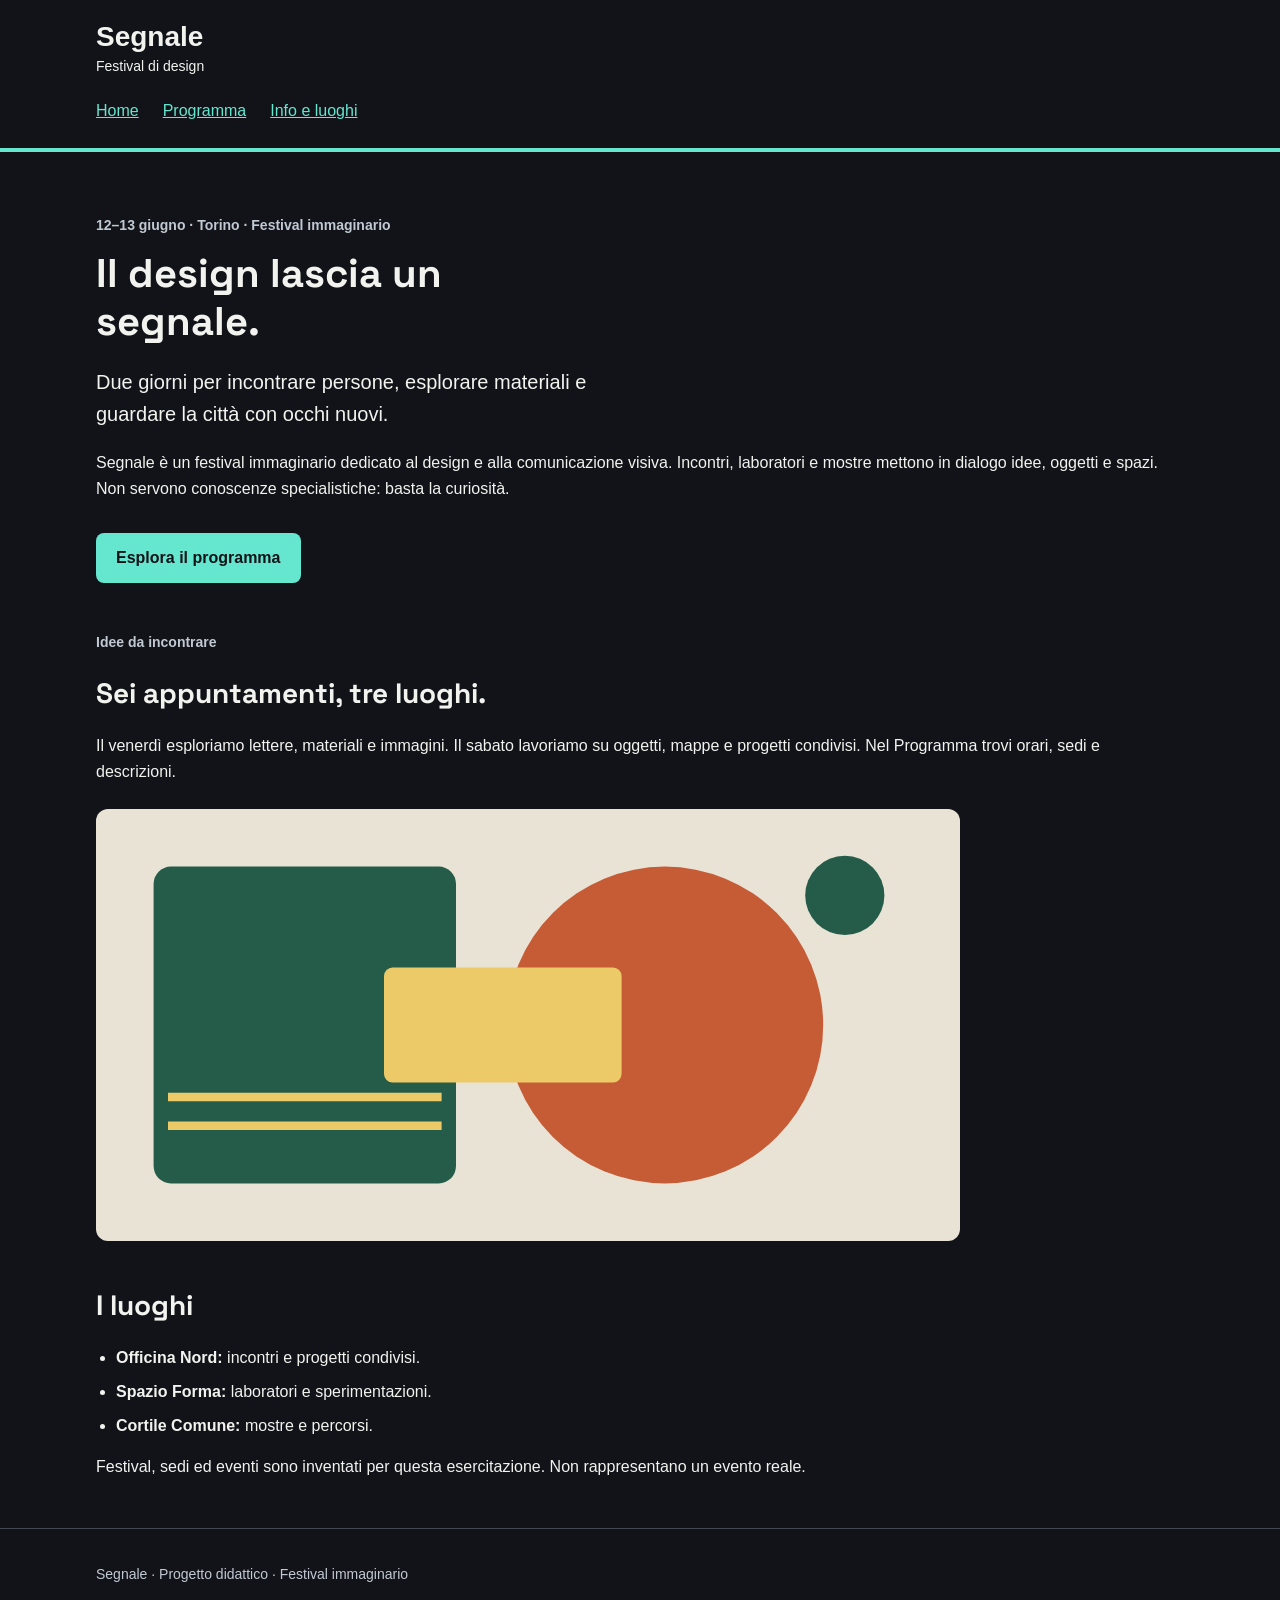
<file: index.html>
<!doctype html>
<html lang="it">
<head>
  <meta charset="utf-8">
  <meta name="viewport" content="width=device-width, initial-scale=1">
  <title>Segnale — Festival di design</title>
  <!-- Collegamento a Google Fonts per Space Grotesk -->
  <link rel="preconnect" href="https://fonts.googleapis.com">
  <link rel="preconnect" href="https://fonts.gstatic.com" crossorigin>
  <link href="https://fonts.googleapis.com/css2?family=Space+Grotesk:wght@400;700&display=swap" rel="stylesheet">
  
  <link rel="stylesheet" href="style.css">
</head>
<body>
  <a class="skip-link" href="#contenuto">Vai al contenuto</a>
  <header class="site-header">
    <div class="container">
      <a class="brand" href="index.html">Segnale<span>Festival di design</span></a>
      <nav>
        <a href="index.html">Home</a>
        <a href="programma.html">Programma</a>
        <a href="info.html">Info e luoghi</a>
      </nav>

    </div>
  </header>

  <main id="contenuto" class="container">
    <section class="intro">
      <p class="eyebrow">12–13 giugno · Torino · Festival immaginario</p>
      <h1 id="titolo-home">Il design lascia un segnale.</h1>
      <p class="lead">Due giorni per incontrare persone, esplorare materiali e guardare la città con occhi nuovi.</p>
      <p class="reading-text">Segnale è un festival immaginario dedicato al design e alla comunicazione visiva. Incontri, laboratori e mostre mettono in dialogo idee, oggetti e spazi. Non servono conoscenze specialistiche: basta la curiosità.</p>
      <a class="button-link" href="programma.html">Esplora il programma</a>
    </section>

    <section class="content-section">
      <p class="eyebrow">Idee da incontrare</p>
      <h2 id="titolo-festival">Sei appuntamenti, tre luoghi.</h2>
      <p class="reading-text">Il venerdì esploriamo lettere, materiali e immagini. Il sabato lavoriamo su oggetti, mappe e progetti condivisi. Nel Programma trovi orari, sedi e descrizioni.</p>
      <img class="festival-image" src="assets/festival.svg" alt="Composizione geometrica di cerchi e rettangoli nei colori del festival" width="1200" height="600">
    </section>

    <section class="content-section">
      <h2 id="titolo-luoghi">I luoghi</h2>
      <ul class="venues">
        <li><strong>Officina Nord:</strong> incontri e progetti condivisi.</li>
        <li><strong>Spazio Forma:</strong> laboratori e sperimentazioni.</li>
        <li><strong>Cortile Comune:</strong> mostre e percorsi.</li>
      </ul>
      <p class="reading-text">Festival, sedi ed eventi sono inventati per questa esercitazione. Non rappresentano un evento reale.</p>
    </section>
  </main>

  <footer class="site-footer"><div class="container"><p>Segnale · Progetto didattico · Festival immaginario</p></div></footer>
</body>
</html>
</file>
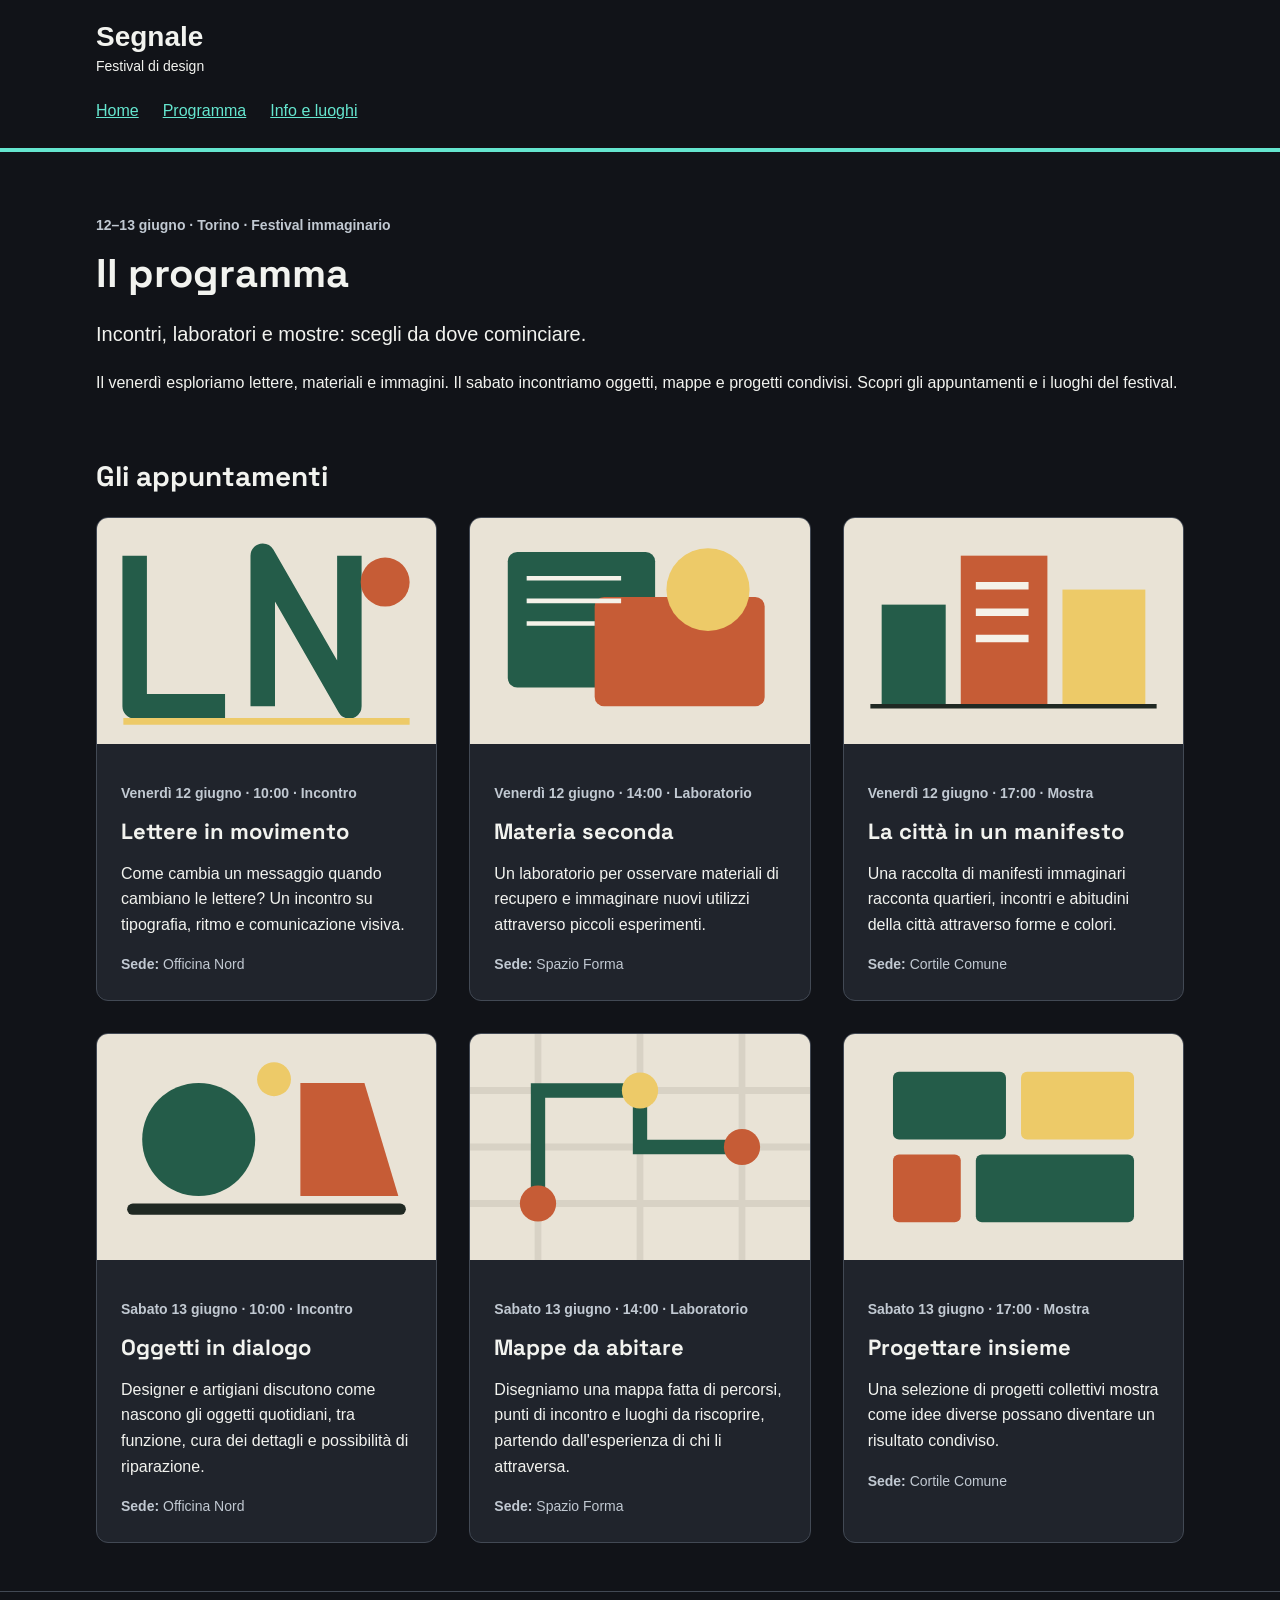
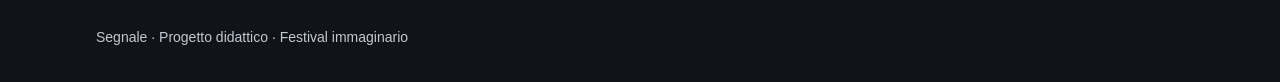
<file: programma.html>
<!doctype html>
<html lang="it">
<head>
  <meta charset="utf-8">
  <meta name="viewport" content="width=device-width, initial-scale=1">
  <title>Programma — Segnale</title>
  <!-- Collegamento a Google Fonts per Space Grotesk -->
  <link rel="preconnect" href="https://fonts.googleapis.com">
  <link rel="preconnect" href="https://fonts.gstatic.com" crossorigin>
  <link href="https://fonts.googleapis.com/css2?family=Space+Grotesk:wght@400;700&display=swap" rel="stylesheet">
  
  <link rel="stylesheet" href="style.css">
</head>
<body>
  <a class="skip-link" href="#contenuto">Vai al contenuto</a>
  <header class="site-header">
    <div class="container">
      <a class="brand" href="index.html">Segnale<span>Festival di design</span></a>
      <nav>
        <a href="index.html">Home</a>
        <a href="programma.html">Programma</a>
        <a href="info.html">Info e luoghi</a>
      </nav>
    </div>
  </header>

  <main id="contenuto" class="container">
    <section class="intro">
      <p class="eyebrow">12–13 giugno · Torino · Festival immaginario</p>
      <h1 id="titolo-programma">Il programma</h1>
      <p class="lead">Incontri, laboratori e mostre: scegli da dove cominciare.</p>
      <p class="reading-text">Il venerdì esploriamo lettere, materiali e immagini. Il sabato incontriamo oggetti, mappe e progetti condivisi. Scopri gli appuntamenti e i luoghi del festival.</p>
    </section>

    <section class="content-section">
      <h2 id="titolo-eventi">Gli appuntamenti</h2>
      <div class="event-grid">
        <article class="event-card">
          <img src="assets/lettere-in-movimento.svg" alt="Lettere geometriche disposte su una griglia" width="900" height="600">
          <div class="event-body">
            <p class="event-meta">Venerdì 12 giugno · 10:00 · Incontro</p>
            <h3>Lettere in movimento</h3>
            <p>Come cambia un messaggio quando cambiano le lettere? Un incontro su tipografia, ritmo e comunicazione visiva.</p>
            <p class="event-place"><strong>Sede:</strong> Officina Nord</p>
          </div>
        </article>
        <article class="event-card">
          <img src="assets/materia-seconda.svg" alt="Forme sovrapposte che richiamano campioni di materiali" width="900" height="600">
          <div class="event-body">
            <p class="event-meta">Venerdì 12 giugno · 14:00 · Laboratorio</p>
            <h3>Materia seconda</h3>
            <p>Un laboratorio per osservare materiali di recupero e immaginare nuovi utilizzi attraverso piccoli esperimenti.</p>
            <p class="event-place"><strong>Sede:</strong> Spazio Forma</p>
          </div>
        </article>
        <article class="event-card">
          <img src="assets/citta-manifesto.svg" alt="Rettangoli colorati compongono una città astratta." width="900" height="600">
          <div class="event-body">
            <p class="event-meta">Venerdì 12 giugno · 17:00 · Mostra</p>
            <h3>La città in un manifesto</h3>
            <p>Una raccolta di manifesti immaginari racconta quartieri, incontri e abitudini della città attraverso forme e colori.</p>
            <p class="event-place"><strong>Sede:</strong> Cortile Comune</p>
          </div>
        </article>
        <article class="event-card">
          <img src="assets/oggetti-dialogo.svg" alt="Due forme geometriche si fronteggiano sopra una linea comune." width="900" height="600">
          <div class="event-body">
            <p class="event-meta">Sabato 13 giugno · 10:00 · Incontro</p>
            <h3>Oggetti in dialogo</h3>
            <p>Designer e artigiani discutono come nascono gli oggetti quotidiani, tra funzione, cura dei dettagli e possibilità di riparazione.</p>
            <p class="event-place"><strong>Sede:</strong> Officina Nord</p>
          </div>
        </article>
        <article class="event-card">
          <img src="assets/mappe-abitare.svg" alt="Un percorso collega tre punti su una mappa geometrica." width="900" height="600">
          <div class="event-body">
            <p class="event-meta">Sabato 13 giugno · 14:00 · Laboratorio</p>
            <h3>Mappe da abitare</h3>
            <p>Disegniamo una mappa fatta di percorsi, punti di incontro e luoghi da riscoprire, partendo dall'esperienza di chi li attraversa.</p>
            <p class="event-place"><strong>Sede:</strong> Spazio Forma</p>
          </div>
        </article>
        <article class="event-card">
          <img src="assets/progettare-insieme.svg" alt="Moduli di colori diversi si incastrano in una composizione comune." width="900" height="600">
          <div class="event-body">
            <p class="event-meta">Sabato 13 giugno · 17:00 · Mostra</p>
            <h3>Progettare insieme</h3>
            <p>Una selezione di progetti collettivi mostra come idee diverse possano diventare un risultato condiviso.</p>
            <p class="event-place"><strong>Sede:</strong> Cortile Comune</p>
          </div>
        </article>
      </div>
    </section>
  </main>

  <footer class="site-footer"><div class="container"><p>Segnale · Progetto didattico · Festival immaginario</p></div></footer>
</body>
</html>
</file>
<file: style.css>
/* Segnale: esempio completo della consegna su Home e Programma. */

/* Valori condivisi: le regole interessate li richiamano con var(). */
:root {
  --colore-primario: #65e6cf;
  --colore-primario-scuro: #36bba6;
  --colore-sfondo: #111318;
  --colore-testo: #f2f3ef;
  --colore-superficie: #20242c;
  --colore-bordo: #424954;
  --colore-testo-secondario: #c1c9d2;
  --font-testo: Arial, Helvetica, sans-serif;
  --font-titoli: 'Space Grotesk', sans-serif;
}

* {
  box-sizing: border-box;
}

body {
  margin: 0;
  background: var(--colore-sfondo);
  color: var(--colore-testo);
  font-family: var(--font-testo);
  font-size: 1rem;
  line-height: 1.6;
}

a {
  color: var(--colore-primario);
}

a:hover {
  text-decoration: underline;
}

a:focus {
  outline: 3px solid var(--colore-testo);
}

.container {
  width: 92%;
  max-width: 68rem;
  margin: 0 auto;
}

.site-header {
  padding: 1.25rem 0;
  border-bottom: 4px solid var(--colore-primario);
  
  /* Nuove regole per l'intestazione sticky */
  position: sticky;
  top: 0;
  background-color: var(--colore-sfondo); 
  z-index: 100;
}

.brand {
  display: inline-block;
  color: var(--colore-testo);
  font-size: 1.75rem;
  font-weight: bold;
  line-height: 1.2;
  text-decoration: none;
}

.brand span {
  display: block;
  margin-top: 0.25rem;
  font-size: 0.875rem;
  font-weight: normal;
}

nav {
  margin-top: 1rem;
  display: flex;
  flex-direction: column; /* In colonna sotto i 600px */
  gap: 0.5rem;
}

nav a {
  display: inline-block;
  padding: 0.25rem 0;
}

/* media query per la riga sopra i 600px */
@media (min-width: 600px) {
  nav {
    flex-direction: row; /* In riga da 600px in su */
    gap: 1.5rem;
  }
}


.intro {
  padding: 3rem 0 1rem;
}

.eyebrow,
.event-meta {
  color: #46564b;
  font-size: 0.875rem;
  font-weight: bold;
}

h1,
h2,
h3 {
  font-family: var(--font-titoli);
  line-height: 1.2;
}

h1 {
  max-width: 18ch;
  margin: 0.75rem 0 1.25rem;
  font-size: 2.5rem;
}

h2 {
  font-size: 1.75rem;
}

h3 {
  margin: 0.5rem 0 0.75rem;
  font-size: 1.375rem;
}

.lead {
  max-width: 48ch;
  font-size: 1.25rem;
}

.reading-text {
  width: 100%;
  max-width: none;
}

.button-link {
  display: inline-block;
  margin-top: 1rem;
  padding: 0.75rem 1.25rem;
  border-radius: 0.5rem;
  background: var(--colore-primario);
  color: #ffffff;
  font-weight: bold;
  text-decoration: none;
}

.button-link:hover {
  background: var(--colore-primario-scuro);
}

.content-section {
  margin: 2rem 0 3rem;
}

.festival-image {
  display: block;
  width: 100%;
  max-width: 54rem;
  height: auto;
  margin-top: 1.5rem;
  border-radius: 0.75rem;
}

.venues {
  padding-left: 1.25rem;
}

.venues li {
  margin-bottom: 0.5rem;
}

/* Disposizione di base: una colonna. */
.event-grid {
  display: grid;
  grid-template-columns: 1fr;
  gap: 2rem;
}

.event-card {
  overflow: hidden;
  border: 1px solid #b7c0b7;
  border-radius: 0.75rem;
  background: #ffffff;
}

.event-card img {
  display: block;
  width: 100%;
  height: auto;
}

.event-body {
  padding: 1.5rem;
}

.event-place {
  margin-bottom: 0;
  color: #46564b;
  font-size: 0.875rem;
}

.site-footer {
  padding: 1.25rem 0;
  border-top: 1px solid #b7c0b7;
  color: #46564b;
  font-size: 0.875rem;
}

.skip-link {
  position: absolute;
  top: -6rem;
  left: 1rem;
  padding: 0.75rem 1rem;
  background: #ffffff;
  color: var(--colore-testo);
}

.skip-link:focus {
  top: 1rem;
}

/* Da 600 px: due colonne. */
@media (min-width: 600px) {
  .event-grid {
    grid-template-columns: repeat(2, 1fr);
  }
}

/* Da 1024 px: tre colonne. Questa regola segue quella da 600 px. */
@media (min-width: 1024px) {
  .event-grid {
    grid-template-columns: repeat(3, 1fr);
  }
}

/* Venue cards nella pagina Info */
.venue-details {
  display: grid;
  grid-template-columns: 1fr;
  gap: 2rem;
  margin-top: 1.5rem;
}

.venue-card {
  padding: 1.5rem;
  border: 1px solid #b7c0b7;
  border-radius: 0.75rem;
  background: #ffffff;
}

.venue-card h3 {
  margin-top: 0;
  color: var(--colore-primario);
}

.venue-card p {
  margin: 0.5rem 0;
}

/* Responsive: 2 colonne da 768px */
@media (min-width: 768px) {
  .venue-details {
    grid-template-columns: repeat(2, 1fr);
  }
}

/* Responsive: 3 colonne da 1024px */
@media (min-width: 1024px) {
  .venue-details {
    grid-template-columns: repeat(3, 1fr);
  }
}

/* Galleria fotografica Swiper */

.luoghi-swiper {
  width: 100%;
  max-width: 54rem;
  margin: 2rem auto;
  padding-bottom: 3rem;

  --swiper-navigation-color: #234c78;
}

.luoghi-swiper figure {
  margin: 0;
  background: #ffffff;
  border-radius: 0.75rem;
  overflow: hidden;
}

.luoghi-swiper img {
  display: block;
  width: 100%;
  height: 22rem;
  object-fit: cover;
}

.luoghi-swiper figcaption {
  padding: 1.25rem 1.5rem;
}

.luoghi-swiper figcaption h3 {
  margin-top: 0;
}

.luoghi-swiper figcaption p {
  margin-bottom: 0;
}

.luoghi-swiper .swiper-button-prev,
.luoghi-swiper .swiper-button-next {
  background-color: #f5f2e9;
  border-radius: 50%;
  width: 2.75rem;
  height: 2.75rem;
}

.luoghi-swiper .swiper-button-prev::after,
.luoghi-swiper .swiper-button-next::after {
  font-size: 1rem;
  font-weight: bold;
}

.luoghi-swiper button:focus-visible {
  outline: 3px solid #202923;
  outline-offset: 4px;
}

@media (max-width: 600px) {
  .luoghi-swiper img {
    height: 16rem;
  }
}
/* Mappa delle sedi */

.map-container {
  width: 100%;
  margin: 1.5rem 0;
  overflow: hidden;
  border-radius: 0.75rem;
  border: 1px solid #b7c0b7;
}

.map-container iframe {
  display: block;
  width: 100%;
  height: 450px;
  border: 0;
}

/* Indirizzi delle sedi */

.venues-grid {
  display: grid;
  grid-template-columns: 1fr;
  gap: 1.5rem;
  margin-top: 1.5rem;
}

.venue-card {
  padding: 1.5rem;
  background: #ffffff;
  border: 1px solid #b7c0b7;
  border-radius: 0.75rem;
}

.venue-card h3 {
  margin-top: 0;
}

.venue-card a {
  font-weight: bold;
}

/* Responsive */

@media (min-width: 600px) {
  .venues-grid {
    grid-template-columns: repeat(2, 1fr);
  }
}

@media (min-width: 1024px) {
  .venues-grid {
    grid-template-columns: repeat(3, 1fr);
  }
}

@media (max-width: 600px) {
  .map-container iframe {
    height: 350px;
  }
}

/* Superfici e dettagli della palette scura */
.event-card,
.venue-card,
.luoghi-swiper figure {
  background: var(--colore-superficie);
  border-color: var(--colore-bordo);
}

.map-container {
  border-color: var(--colore-bordo);
}

.site-footer {
  border-top-color: var(--colore-bordo);
  color: var(--colore-testo-secondario);
}

.eyebrow,
.event-meta,
.event-place {
  color: var(--colore-testo-secondario);
}

.luoghi-swiper {
  --swiper-navigation-color: var(--colore-primario);
}

.luoghi-swiper .swiper-button-prev,
.luoghi-swiper .swiper-button-next {
  background-color: var(--colore-superficie);
}

.skip-link {
  background: var(--colore-superficie);
  color: var(--colore-testo);
}

.button-link {
  color: var(--colore-sfondo);
}
</file>
